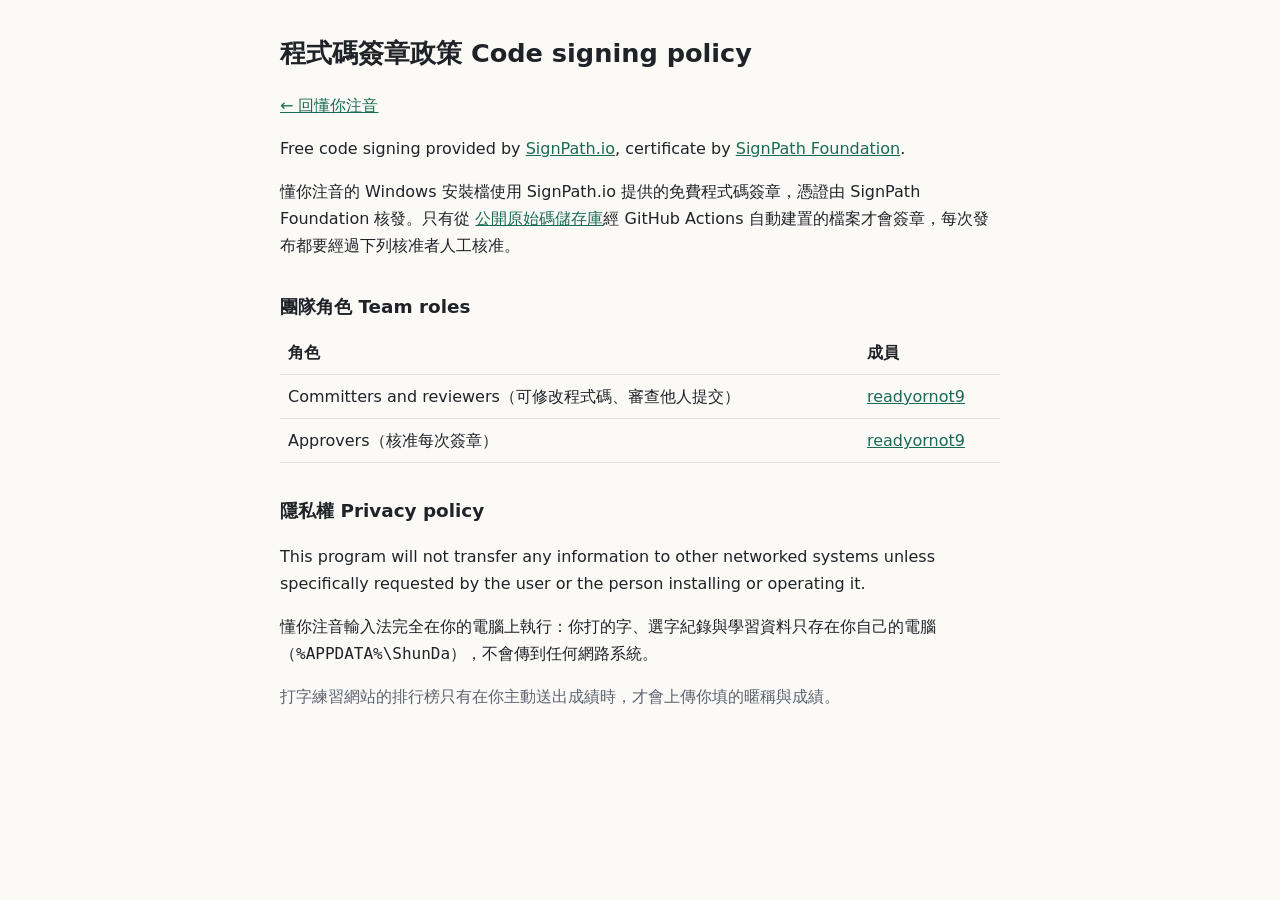
<file: code-signing.html>
<!doctype html>
<html lang="zh-Hant-TW">
<head>
<meta charset="utf-8">
<meta name="viewport" content="width=device-width, initial-scale=1">
<title>程式碼簽章政策｜懂你注音</title>
<style>
  :root { --bg: #fbfaf7; --fg: #1f2328; --muted: #5d6470; --line: #e3e0d8; --accent: #1a6b55; }
  @media (prefers-color-scheme: dark) { :root { --bg: #16181c; --fg: #e8e6e1; --muted: #a3a8b1; --line: #2c3036; --accent: #6cc4a8; } }
  body { margin: 0; background: var(--bg); color: var(--fg); font: 16px/1.7 system-ui, "Microsoft JhengHei", sans-serif; }
  main { max-width: 720px; margin: 0 auto; padding: 32px 16px 64px; }
  h1 { font-size: 1.6rem; margin: 0 0 8px; }
  h2 { font-size: 1.15rem; margin: 32px 0 8px; }
  p, li { color: var(--fg); }
  .muted { color: var(--muted); }
  a { color: var(--accent); }
  table { border-collapse: collapse; width: 100%; }
  th, td { text-align: left; padding: 8px; border-bottom: 1px solid var(--line); vertical-align: top; }
</style>
</head>
<body>
<main>
  <h1>程式碼簽章政策 Code signing policy</h1>
  <p class="muted"><a href="./">← 回懂你注音</a></p>

  <p>Free code signing provided by <a href="https://about.signpath.io/">SignPath.io</a>, certificate by <a href="https://signpath.org/">SignPath Foundation</a>.</p>
  <p>懂你注音的 Windows 安裝檔使用 SignPath.io 提供的免費程式碼簽章，憑證由 SignPath Foundation 核發。只有從
    <a href="https://github.com/readyornot9/dongni-zhuyin">公開原始碼儲存庫</a>經 GitHub Actions 自動建置的檔案才會簽章，每次發布都要經過下列核准者人工核准。</p>

  <h2>團隊角色 Team roles</h2>
  <table>
    <tr><th>角色</th><th>成員</th></tr>
    <tr><td>Committers and reviewers（可修改程式碼、審查他人提交）</td><td><a href="https://github.com/readyornot9">readyornot9</a></td></tr>
    <tr><td>Approvers（核准每次簽章）</td><td><a href="https://github.com/readyornot9">readyornot9</a></td></tr>
  </table>

  <h2>隱私權 Privacy policy</h2>
  <p>This program will not transfer any information to other networked systems unless specifically requested by the user or the person installing or operating it.</p>
  <p>懂你注音輸入法完全在你的電腦上執行：你打的字、選字紀錄與學習資料只存在你自己的電腦（<code>%APPDATA%\ShunDa</code>），不會傳到任何網路系統。</p>
  <p class="muted">打字練習網站的排行榜只有在你主動送出成績時，才會上傳你填的暱稱與成績。</p>
</main>
</body>
</html>
</file>
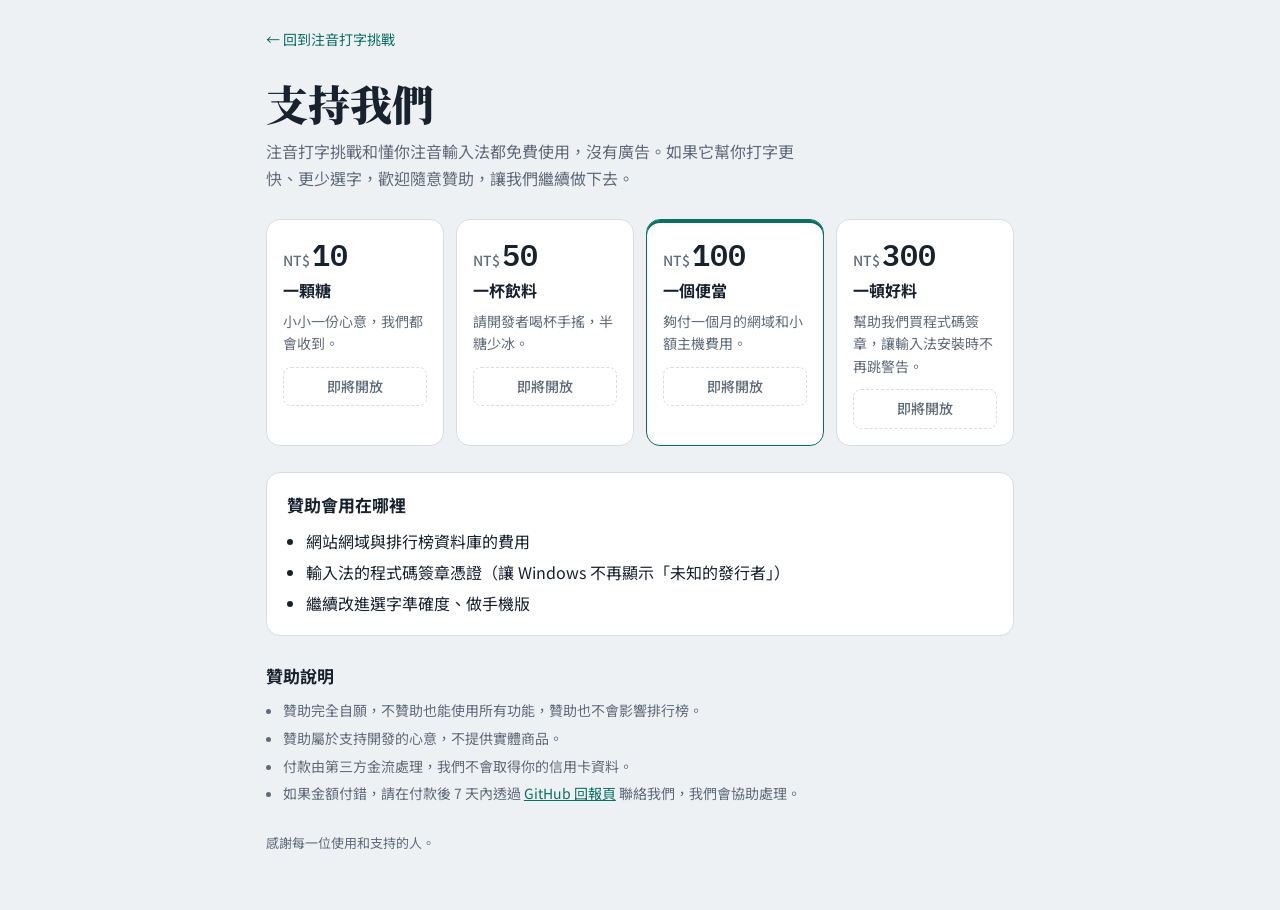
<file: support.html>
<!doctype html>
<html lang="zh-Hant-TW">
<head>
<meta charset="utf-8">
<meta name="viewport" content="width=device-width, initial-scale=1, viewport-fit=cover">
<meta name="description" content="注音打字挑戰免費、沒有廣告，歡迎隨意贊助支持開發。">
<style>:root{padding-top:env(safe-area-inset-top,0px);padding-bottom:env(safe-area-inset-bottom,0px)}body{margin:0}[hidden]{display:none!important}</style>

</head>
<body>
<title>支持注音打字挑戰</title>
<meta name="claude:viewport-fit-sides" content="cover">
<link rel="preconnect" href="https://fonts.googleapis.com">
<link rel="preconnect" href="https://fonts.gstatic.com" crossorigin>
<link rel="stylesheet" href="https://fonts.googleapis.com/css2?family=Noto+Sans+TC:wght@400;500;700&family=Noto+Serif+TC:wght@700;900&family=IBM+Plex+Mono:wght@500;600&display=swap">
<style>
/* 版面：跟打字頁同一套配色字體。上面說明為什麼需要支持，中間四張金額卡，下面寫清楚贊助的性質 */
:root {
  --paper: #eef1f4;
  --card: #ffffff;
  --ink: #18222f;
  --muted: #5f6b7a;
  --line: #d7dde4;
  --accent: #0b6e63;
  --accent-soft: #dcefeb;
  --accent-ink: #ffffff;
  --mark: #f3c64b;
  --display: "Noto Serif TC", "Songti TC", "PMingLiU", serif;
  --body: "Noto Sans TC", "Microsoft JhengHei", "PingFang TC", system-ui, sans-serif;
  --num: "IBM Plex Mono", ui-monospace, "Consolas", monospace;
}
@media (prefers-color-scheme: dark) {
  :root:not([data-theme="light"]) {
    --paper: #12171d; --card: #1b222b; --ink: #e8edf2; --muted: #9aa6b4; --line: #2c3743;
    --accent: #4fc2ae; --accent-soft: #183a35; --accent-ink: #0b1f1c; --mark: #e0b440; color-scheme: dark;
  }
}
:root[data-theme="dark"] {
  --paper: #12171d; --card: #1b222b; --ink: #e8edf2; --muted: #9aa6b4; --line: #2c3743;
  --accent: #4fc2ae; --accent-soft: #183a35; --accent-ink: #0b1f1c; --mark: #e0b440; color-scheme: dark;
}

* { box-sizing: border-box; }
body { background: var(--paper); color: var(--ink); font-family: var(--body); font-size: 16px; line-height: 1.7; }
.wrap { max-width: 780px; margin: 0 auto; padding-block: 28px 56px; padding-left: max(16px, env(safe-area-inset-left, 0px)); padding-right: max(16px, env(safe-area-inset-right, 0px)); display: grid; gap: 26px; }
a { color: var(--accent); }
a:focus-visible, button:focus-visible { outline: 3px solid var(--mark); outline-offset: 2px; }

.back { font-size: 14px; text-decoration: none; }
.back:hover { text-decoration: underline; }
h1 { margin: 0; font-family: var(--display); font-weight: 900; font-size: clamp(30px, 6vw, 42px); line-height: 1.2; text-wrap: balance; }
.lead { margin: 0; max-width: 34em; color: var(--muted); }

.tiers { display: grid; grid-template-columns: repeat(4, minmax(0, 1fr)); gap: 12px; }
@media (max-width: 680px) { .tiers { grid-template-columns: repeat(2, minmax(0, 1fr)); } }
.tier { background: var(--card); border: 1px solid var(--line); border-radius: 14px; padding: 18px 16px 16px; display: grid; gap: 6px; align-content: start; }
.tier.pick { border-color: var(--accent); box-shadow: inset 0 3px 0 var(--accent); }
.tier .amt { font-family: var(--num); font-variant-numeric: tabular-nums; font-size: 30px; font-weight: 600; line-height: 1.1; }
.tier .amt small { font-family: var(--body); font-size: 14px; font-weight: 500; color: var(--muted); margin-right: 2px; }
.tier .name { font-weight: 700; }
.tier .desc { color: var(--muted); font-size: 14px; line-height: 1.6; min-height: 3.2em; }
.tier .go { margin-top: 6px; display: block; text-align: center; border-radius: 8px; padding: 7px 10px; font-size: 14px; font-weight: 700; text-decoration: none; background: var(--accent); color: var(--accent-ink); }
.tier .go.soon { background: transparent; color: var(--muted); border: 1px dashed var(--line); font-weight: 500; cursor: default; }

.uses { background: var(--card); border: 1px solid var(--line); border-radius: 14px; padding: 18px 20px; display: grid; gap: 8px; }
.uses h2, .terms h2 { margin: 0; font-size: 17px; }
.uses ul { margin: 0; padding-left: 1.2em; display: grid; gap: 4px; }

.terms { display: grid; gap: 8px; font-size: 14px; color: var(--muted); }
.terms h2 { color: var(--ink); }
.terms ul { margin: 0; padding-left: 1.2em; display: grid; gap: 4px; }
footer { color: var(--muted); font-size: 13px; }
footer p { margin: 0; }
</style>

<div class="wrap">
  <a class="back" href="./">← 回到注音打字挑戰</a>

  <header style="display:grid;gap:10px">
    <h1>支持我們</h1>
    <p class="lead">注音打字挑戰和懂你注音輸入法都免費使用，沒有廣告。如果它幫你打字更快、更少選字，歡迎隨意贊助，讓我們繼續做下去。</p>
  </header>

  <section class="tiers" aria-label="贊助金額">
    <article class="tier">
      <div class="amt"><small>NT$</small>10</div>
      <div class="name">一顆糖</div>
      <div class="desc">小小一份心意，我們都會收到。</div>
      <a class="go" data-amount="10">贊助 10 元</a>
    </article>
    <article class="tier">
      <div class="amt"><small>NT$</small>50</div>
      <div class="name">一杯飲料</div>
      <div class="desc">請開發者喝杯手搖，半糖少冰。</div>
      <a class="go" data-amount="50">贊助 50 元</a>
    </article>
    <article class="tier pick">
      <div class="amt"><small>NT$</small>100</div>
      <div class="name">一個便當</div>
      <div class="desc">夠付一個月的網域和小額主機費用。</div>
      <a class="go" data-amount="100">贊助 100 元</a>
    </article>
    <article class="tier">
      <div class="amt"><small>NT$</small>300</div>
      <div class="name">一頓好料</div>
      <div class="desc">幫助我們買程式碼簽章，讓輸入法安裝時不再跳警告。</div>
      <a class="go" data-amount="300">贊助 300 元</a>
    </article>
  </section>

  <section class="uses">
    <h2>贊助會用在哪裡</h2>
    <ul>
      <li>網站網域與排行榜資料庫的費用</li>
      <li>輸入法的程式碼簽章憑證（讓 Windows 不再顯示「未知的發行者」）</li>
      <li>繼續改進選字準確度、做手機版</li>
    </ul>
  </section>

  <section class="terms">
    <h2>贊助說明</h2>
    <ul>
      <li>贊助完全自願，不贊助也能使用所有功能，贊助也不會影響排行榜。</li>
      <li>贊助屬於支持開發的心意，不提供實體商品。</li>
      <li>付款由第三方金流處理，我們不會取得你的信用卡資料。</li>
      <li>如果金額付錯，請在付款後 7 天內透過 <a href="https://github.com/readyornot9/zhuyin-typing/issues" target="_blank" rel="noopener">GitHub 回報頁</a> 聯絡我們，我們會協助處理。</li>
    </ul>
  </section>

  <footer>
    <p>感謝每一位使用和支持的人。</p>
  </footer>
</div>

<script>
// 各金額的付款連結：拿到金流的收款連結後填進來（沒填的會顯示「即將開放」）
const SUPPORT_LINKS = { 10: '', 50: '', 100: '', 300: '' };
(function () {
  'use strict';
  for (const a of document.querySelectorAll('.go')) {
    const url = SUPPORT_LINKS[a.dataset.amount];
    if (url) { a.href = url; a.target = '_blank'; a.rel = 'noopener'; }
    else { a.classList.add('soon'); a.textContent = '即將開放'; a.setAttribute('aria-disabled', 'true'); }
  }
})();
</script>

</body>
</html>
</file>
